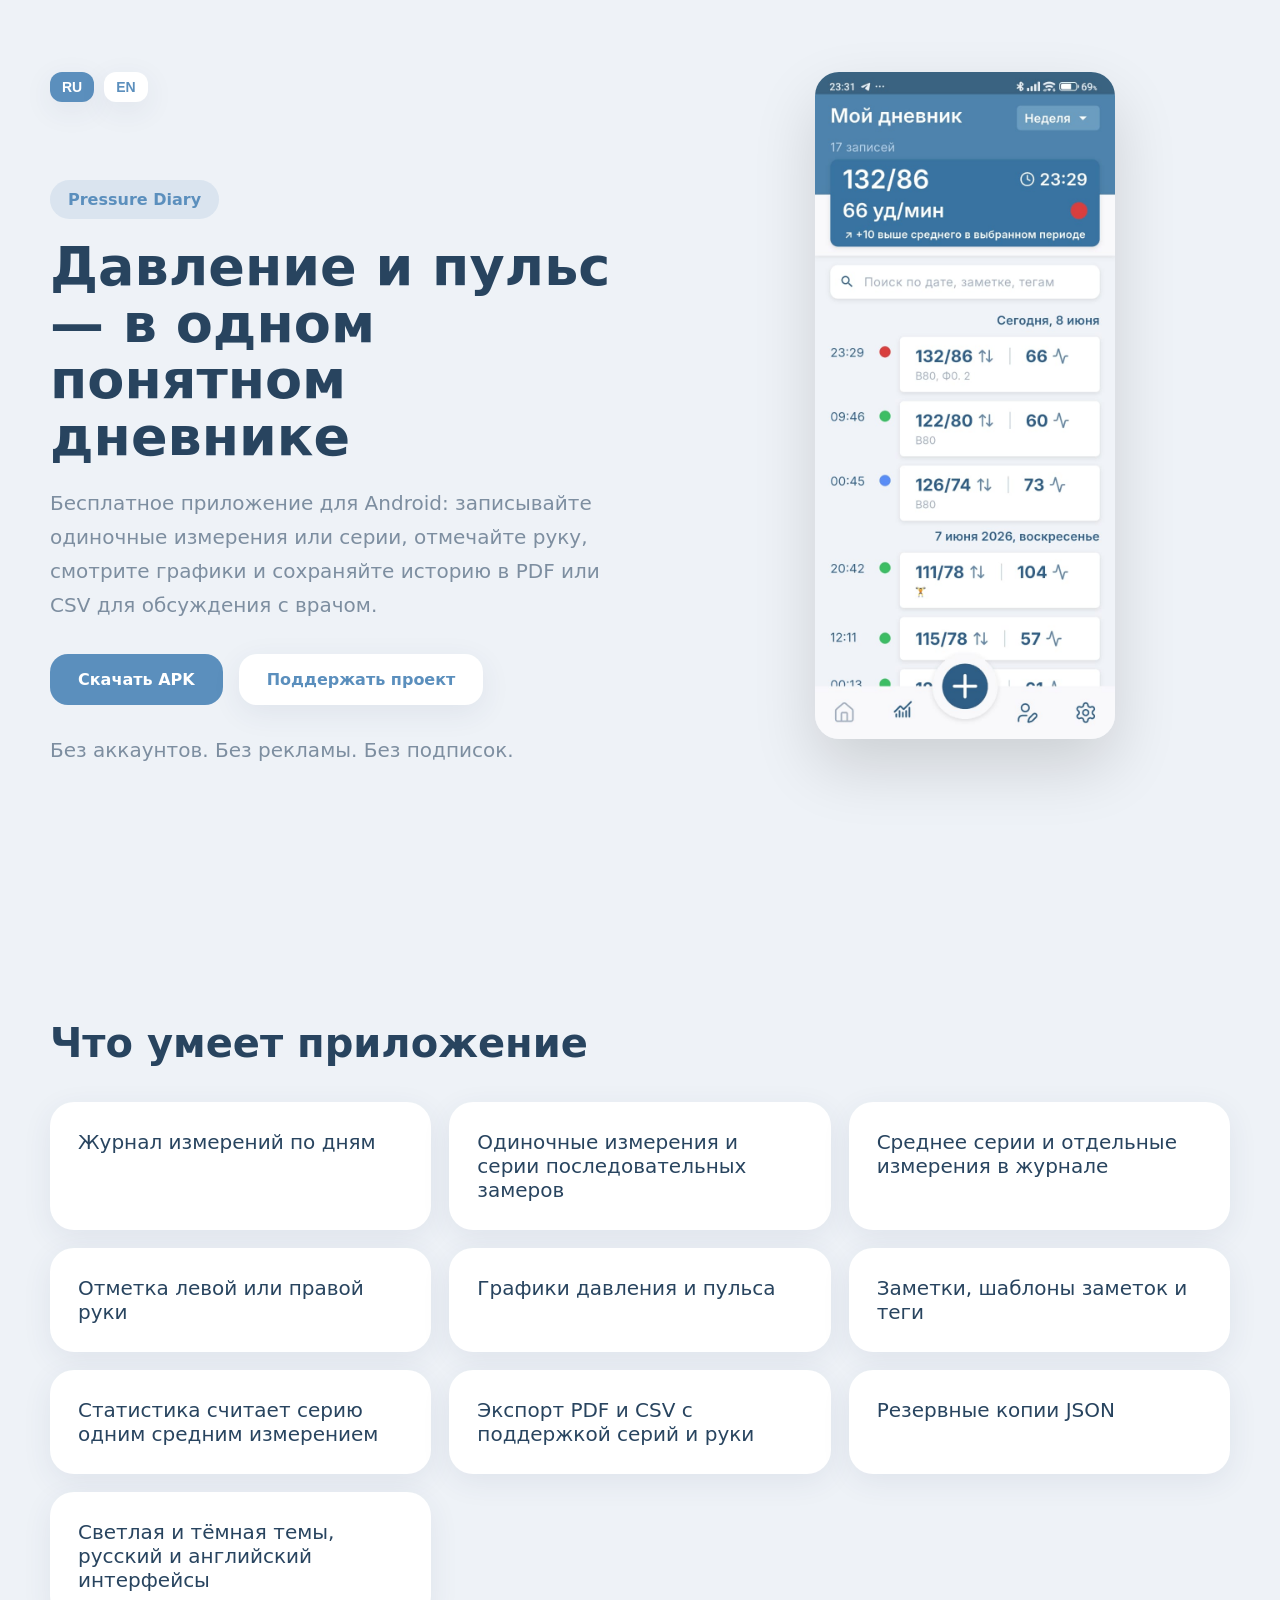
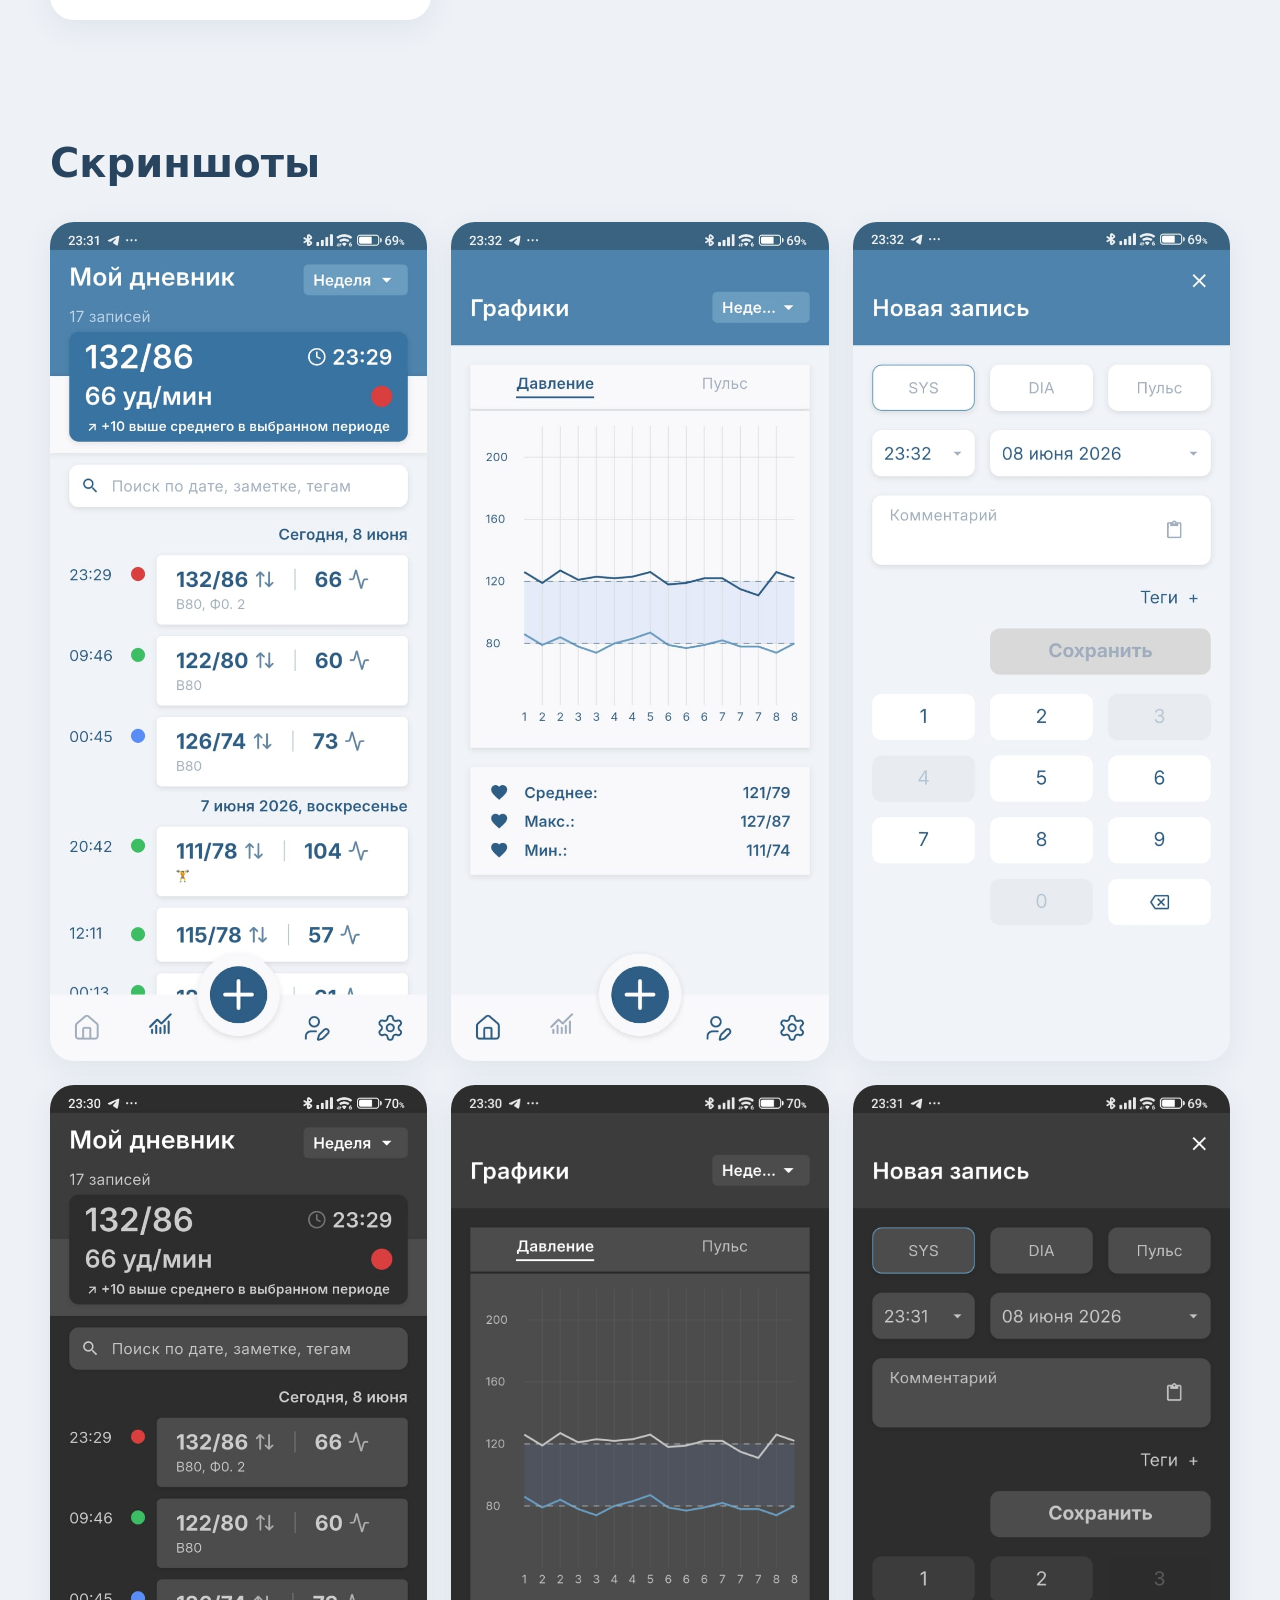
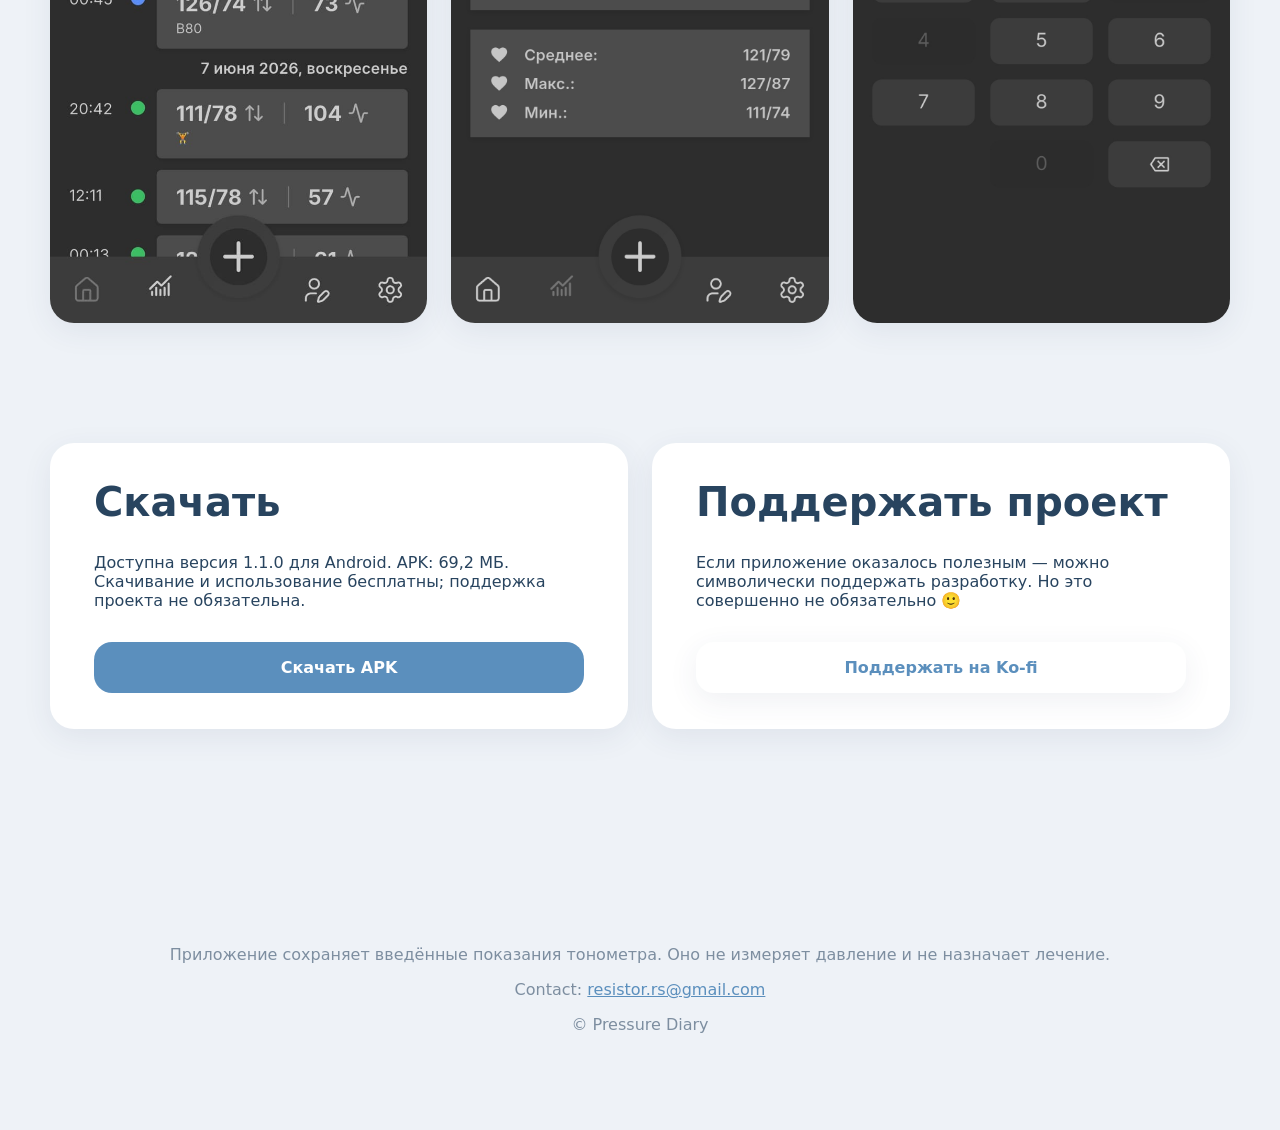
<file: index.html>
<!doctype html>
<html lang="ru">
<head>
  <meta charset="utf-8" />
  <meta name="viewport" content="width=device-width, initial-scale=1" />
  <title>Pressure Diary — бесплатный дневник давления для Android</title>
  <meta name="description" content="Бесплатный дневник давления и пульса для Android: графики, заметки, экспорт PDF/CSV и резервные копии. Без аккаунта, рекламы и подписки." />
  <link rel="canonical" href="https://resistord.github.io/pressure-diary-site/" />
  <meta property="og:type" content="website" />
  <meta property="og:title" content="Pressure Diary — free blood pressure diary for Android" />
  <meta property="og:description" content="Charts, notes, PDF/CSV export and backups. No account, ads or subscription." />
  <meta property="og:url" content="https://resistord.github.io/pressure-diary-site/" />
  <link rel="stylesheet" href="style.css" />
</head>
<body>
  <main class="page" id="page">
    <section class="hero">
      <div class="hero-text">
        <div class="lang-switch" aria-label="Language switcher">
          <button type="button" onclick="setLang('ru')" id="ruBtn" class="lang-btn">RU</button>
          <button type="button" onclick="setLang('en')" id="enBtn" class="lang-btn">EN</button>
        </div>

        <div class="badge">Pressure Diary</div>
        <h1>Давление и пульс — в одном понятном дневнике</h1>
        <p>
          Бесплатное приложение для Android: записывайте одиночные измерения или серии,
          отмечайте руку, смотрите графики и сохраняйте историю в PDF или CSV для обсуждения с врачом.
        </p>

        <div class="actions">
          <a class="button primary" href="#download">Скачать APK</a>
          <a class="button secondary" href="#support">Поддержать проект</a>
        </div>

        <p class="note">Без аккаунтов. Без рекламы. Без подписок.</p>
      </div>

      <div class="phone-stack">
        <img src="./assets/screenshots/ru/home-light.png" alt="Главный экран Pressure Diary" />
      </div>
    </section>

    <section class="features">
      <h2>Что умеет приложение</h2>
      <div class="grid">
        <div class="card">Журнал измерений по дням</div>
        <div class="card">Одиночные измерения и серии последовательных замеров</div>
        <div class="card">Среднее серии и отдельные измерения в журнале</div>
        <div class="card">Отметка левой или правой руки</div>
        <div class="card">Графики давления и пульса</div>
        <div class="card">Заметки, шаблоны заметок и теги</div>
        <div class="card">Статистика считает серию одним средним измерением</div>
        <div class="card">Экспорт PDF и CSV с поддержкой серий и руки</div>
        <div class="card">Резервные копии JSON</div>
        <div class="card">Светлая и тёмная темы, русский и английский интерфейсы</div>
      </div>
    </section>

    <section class="screenshots">
      <h2>Скриншоты</h2>
      <div class="shots">
        <img src="./assets/screenshots/ru/home-light.png" alt="Главный экран, светлая тема" />
        <img src="./assets/screenshots/ru/charts-light.png" alt="Графики, светлая тема" />
        <img src="./assets/screenshots/ru/new-record-light.png" alt="Новая запись, светлая тема" />
        <img src="./assets/screenshots/ru/home-dark.png" alt="Главный экран, тёмная тема" />
        <img src="./assets/screenshots/ru/charts-dark.png" alt="Графики, тёмная тема" />
        <img src="./assets/screenshots/ru/new-record-dark.png" alt="Новая запись, тёмная тема" />
      </div>
    </section>

    <div class="panel-row">
      <section id="download" class="panel">
        <h2>Скачать</h2>
        <p>
          Доступна версия 1.1.0 для Android. APK: 69,2 МБ. Скачивание и использование бесплатны; поддержка проекта не обязательна.
        </p>
        <a class="button primary"
            href="https://github.com/ResistorD/pressure-diary-site/releases/download/v1.1.0/PressureDiary-v1.1.0-release.apk">Скачать APK</a>
      </section>

      <section id="support" class="panel">
        <h2>Поддержать проект</h2>
        <p>
          Если приложение оказалось полезным — можно символически поддержать разработку.
          Но это совершенно не обязательно 🙂
        </p>
        <a class="button secondary" href="https://ko-fi.com/pressurediary">Поддержать на Ko-fi</a>
      </section>
    </div>

    <footer>
      <p id="app-purpose">Приложение сохраняет введённые показания тонометра. Оно не измеряет давление и не назначает лечение.</p>
      <p>Contact: <a href="mailto:resistor.rs@gmail.com">resistor.rs@gmail.com</a></p>
      <p>© Pressure Diary</p>
    </footer>
  </main>

  <script>
    const i18n = {
      ru: {
        pageTitle: 'Pressure Diary — бесплатный дневник давления для Android',
        metaDescription: 'Бесплатный дневник давления и пульса для Android: графики, заметки, экспорт PDF/CSV и резервные копии. Без аккаунта, рекламы и подписки.',
        heroAlt: 'Главный экран Pressure Diary',
        title: 'Давление и пульс — в одном понятном дневнике',
        desc: 'Бесплатное приложение для Android: записывайте одиночные измерения или серии, отмечайте руку, смотрите графики и сохраняйте историю в PDF или CSV для обсуждения с врачом.',
        download: 'Скачать APK',
        support: 'Поддержать проект',
        note: 'Без аккаунтов. Без рекламы. Без подписок.',
        features: 'Что умеет приложение',
        cards: [
          'Журнал измерений по дням',
          'Одиночные измерения и серии последовательных замеров',
          'Среднее серии и отдельные измерения в журнале',
          'Отметка левой или правой руки',
          'Графики давления и пульса',
          'Заметки, шаблоны заметок и теги',
          'Статистика считает серию одним средним измерением',
          'Экспорт PDF и CSV с поддержкой серий и руки',
          'Резервные копии JSON',
          'Светлая и тёмная темы, русский и английский интерфейсы'
        ],
        shots: 'Скриншоты',
        shotAlts: [
          'Главный экран, светлая тема',
          'Графики, светлая тема',
          'Новая запись, светлая тема',
          'Главный экран, тёмная тема',
          'Графики, тёмная тема',
          'Новая запись, тёмная тема'
        ],
        downloadTitle: 'Скачать',
        downloadText: 'Доступна версия 1.1.0 для Android. APK: 69,2 МБ. Скачивание и использование бесплатны; поддержка проекта не обязательна.',
        downloadBtn: 'Скачать APK',
        supportTitle: 'Поддержать проект',
        supportText: 'Если приложение оказалось полезным — можно символически поддержать разработку. Но это совершенно не обязательно 🙂',
        supportBtn: 'Поддержать на Ko-fi'
      },
      en: {
        pageTitle: 'Pressure Diary — free blood pressure diary for Android',
        metaDescription: 'Free Android blood pressure and pulse diary with charts, notes, PDF/CSV export and backups. No account, ads or subscription.',
        heroAlt: 'Pressure Diary home screen',
        title: 'Your blood pressure history, ready to share',
        desc: 'A free Android app to log single readings or measurement series, mark the arm, view charts and export your history as PDF or CSV to discuss with your doctor.',
        download: 'Download APK',
        support: 'Support project',
        note: 'No accounts. No ads. No subscriptions.',
        features: 'Features',
        cards: [
          'Measurement journal by day',
          'Single readings and consecutive measurement series',
          'Series average, with individual readings in the journal',
          'Left/right arm marking',
          'Pressure and pulse charts',
          'Notes, note templates and tags',
          'Statistics count a series as one averaged observation',
          'PDF and CSV export with series and arm support',
          'JSON backups',
          'Light and dark themes; Russian and English interfaces'
        ],
        shots: 'Screenshots',
        shotAlts: [
          'Home screen, light theme',
          'Charts, light theme',
          'New record, light theme',
          'Home screen, dark theme',
          'Charts, dark theme',
          'New record, dark theme'
        ],
        downloadTitle: 'Download',
        downloadText: 'Version 1.1.0 for Android is available. APK: 69.2 MB. Free to download and use; supporting the project is optional.',
        downloadBtn: 'Download APK',
        supportTitle: 'Support project',
        supportText: 'If Pressure Diary turned out useful, you can support development. Completely optional 🙂',
        supportBtn: 'Support on Ko-fi'
      }
    };

    const screenshotFiles = [
      'home-light.png',
      'charts-light.png',
      'new-record-light.png',
      'home-dark.png',
      'charts-dark.png',
      'new-record-dark.png'
    ];

    function screenshot(lang, file) {
      return `./assets/screenshots/${lang}/${file}`;
    }

    function setLang(lang) {
      lang = lang === 'en' ? 'en' : 'ru';
      const dict = i18n[lang];

      try { localStorage.setItem('lang', lang); } catch (_) {}
      const url = new URL(window.location.href);
      url.searchParams.set('lang', lang);
      try { history.replaceState(null, '', url); } catch (_) {}
      document.documentElement.lang = lang;
      document.title = dict.pageTitle;

      const metaDescription = document.querySelector('meta[name="description"]');
      if (metaDescription) {
        metaDescription.setAttribute('content', dict.metaDescription);
      }

      document.getElementById('app-purpose').textContent = lang === 'en'
        ? 'The app records readings from your blood pressure monitor. It does not measure blood pressure or recommend treatment.'
        : 'Приложение сохраняет введённые показания тонометра. Оно не измеряет давление и не назначает лечение.';
      document.querySelector('.hero h1').textContent = dict.title;
      document.querySelector('.hero p').textContent = dict.desc;
      document.querySelector('.actions a:nth-child(1)').textContent = dict.download;
      document.querySelector('.actions a:nth-child(2)').textContent = dict.support;
      document.querySelector('.note').textContent = dict.note;
      document.querySelector('.features h2').textContent = dict.features;

      document.querySelectorAll('.card').forEach((element, index) => {
        element.textContent = dict.cards[index];
      });

      document.querySelector('.screenshots h2').textContent = dict.shots;
      document.querySelector('#download h2').textContent = dict.downloadTitle;
      document.querySelector('#download p').textContent = dict.downloadText;
      document.querySelector('#download a').textContent = dict.downloadBtn;
      document.querySelector('#support h2').textContent = dict.supportTitle;
      document.querySelector('#support p').textContent = dict.supportText;
      document.querySelector('#support a').textContent = dict.supportBtn;

      const heroImage = document.querySelector('.phone-stack img');
      heroImage.src = screenshot(lang, 'home-light.png');
      heroImage.alt = dict.heroAlt;

      document.querySelectorAll('.shots img').forEach((element, index) => {
        element.src = screenshot(lang, screenshotFiles[index]);
        element.alt = dict.shotAlts[index];
      });

      document.querySelectorAll('.lang-btn').forEach((element) => {
        element.classList.remove('active');
        element.setAttribute('aria-pressed', 'false');
      });

      const activeButton = document.getElementById(`${lang}Btn`);
      activeButton.classList.add('active');
      activeButton.setAttribute('aria-pressed', 'true');
    }

    const requestedLang = new URLSearchParams(window.location.search).get('lang');
    let savedLang;
    try { savedLang = localStorage.getItem('lang'); } catch (_) {}
    setLang(['ru', 'en'].includes(requestedLang) ? requestedLang :
      (['ru', 'en'].includes(savedLang) ? savedLang : 'ru'));
  </script>
</body>
</html>
</file>
<file: style.css>
:root {
  --bg: #eef2f7;
  --surface: #ffffff;
  --primary: #5b8fbd;
  --text: #28445f;
  --muted: #7d8ea0;
  --shadow: 0 8px 30px rgba(50, 70, 100, .08);
  --radius: 24px;
}

* {
  box-sizing: border-box;
}

html {
  scroll-behavior: smooth;
}

body {
  margin: 0;
  background: var(--bg);
  color: var(--text);
  font-family:
    Inter,
    system-ui,
    -apple-system,
    Segoe UI,
    sans-serif;
}

.page {
  width: min(1180px, calc(100% - 48px));
  margin: auto;
}

.hero {
  min-height: 100vh;
  padding-top: 72px;
  display: grid;
  grid-template-columns: 1.05fr .95fr;
  gap: 64px;
  align-items: start;
}

.lang-switch {
  display: flex;
  gap: 10px;
  align-items: center;
  margin-bottom: 72px;
}

.lang-btn {
  height: 30px;
  min-width: 42px;
  padding: 0 12px;
  display: flex;
  align-items: center;
  justify-content: center;
  border: none;
  border-radius: 12px;
  font-weight: 700;
  font-size: 14px;
  line-height: 1;
  cursor: pointer;
  background: white;
  color: var(--primary);
  box-shadow: var(--shadow);
  transition: .2s;
}

.lang-btn:hover {
  transform: translateY(-2px);
}

.lang-btn.active {
  background: var(--primary);
  color: white;
  transform: none;
}

.hero h1 {
  margin: 20px 0;
  font-size: clamp(36px, 4.6vw, 54px);
  line-height: 1.05;
}

.hero p {
  color: var(--muted);
  font-size: 20px;
  line-height: 1.7;
}

.hero-text {
  align-self: start;
  padding-top: 0;
}

.badge {
  display: inline-block;
  padding: 10px 18px;
  border-radius: 999px;
  background: rgba(91, 143, 189, .14);
  color: var(--primary);
  font-weight: 700;
  margin-top: 6px;
  margin-left: 0;
}

.actions {
  margin-top: 32px;
  display: flex;
  gap: 16px;
  flex-wrap: wrap;
}

.button {
  display: inline-flex;
  align-items: center;
  justify-content: center;
  text-align: center;
  text-decoration: none;
  padding: 16px 28px;
  border-radius: 18px;
  font-weight: 700;
  transition: .2s;
}

.button:hover {
  transform: translateY(-2px);
}

.primary {
  background: var(--primary);
  color: white;
}

.secondary {
  background: white;
  color: var(--primary);
  box-shadow: var(--shadow);
}

.disabled {
  opacity: .45;
  pointer-events: none;
}

.note {
  margin-top: 28px;
  font-size: 14px;
}

.phone-stack img {
  width: 100%;
  max-width: 300px;
  display: block;
  margin: auto;
  border-radius: 24px;
  box-shadow: 0 28px 64px rgba(0, 0, 0, .14);
}

.features,
.screenshots {
  margin: 120px 0;
}

.panel-row {
  margin: 120px 0;
  display: grid;
  grid-template-columns: repeat(2, 1fr);
  gap: 24px;
}

.panel-row .panel {
  margin: 0;
}

h2 {
  font-size: 40px;
  margin-bottom: 36px;
}

.grid {
  display: grid;
  grid-template-columns: repeat(3, 1fr);
  gap: 18px;
}

.card {
  background: var(--surface);
  padding: 28px;
  border-radius: var(--radius);
  box-shadow: var(--shadow);
  font-size: 20px;
}

.shots {
  display: grid;
  grid-template-columns: repeat(3, 1fr);
  gap: 24px;
}

.shots img {
  width: 100%;
  border-radius: 24px;
  box-shadow: var(--shadow);
}

.panel {
  background: white;
  padding: 36px 44px;
  border-radius: var(--radius);
  box-shadow: var(--shadow);
  display: flex;
  flex-direction: column;
  justify-content: center;
  min-height: 280px;
}

.panel h2 {
  margin-top: 0;
  margin-bottom: 28px;
}

.panel p {
  margin: 0 0 32px;
}

footer {
  padding: 80px 0;
  color: var(--muted);
  text-align: center;
}

footer a {
  color: var(--primary);
}

@media (max-width: 900px) {
  .page {
    width: calc(100% - 28px);
  }

  .hero {
    min-height: auto;
    padding-top: 56px;
    grid-template-columns: 1fr;
    gap: 40px;
  }

  .hero h1 {
    font-size: 42px;
  }

  h2 {
    font-size: 32px;
  }

  .hero p,
  .card {
    font-size: 18px;
  }

  .grid,
  .shots,
  .panel-row {
    grid-template-columns: 1fr;
  }

  .panel-row {
    margin: 80px 0;
  }

  .features,
  .screenshots {
    margin: 80px 0;
  }

  .panel {
    padding: 32px;
  }
}
</file>
